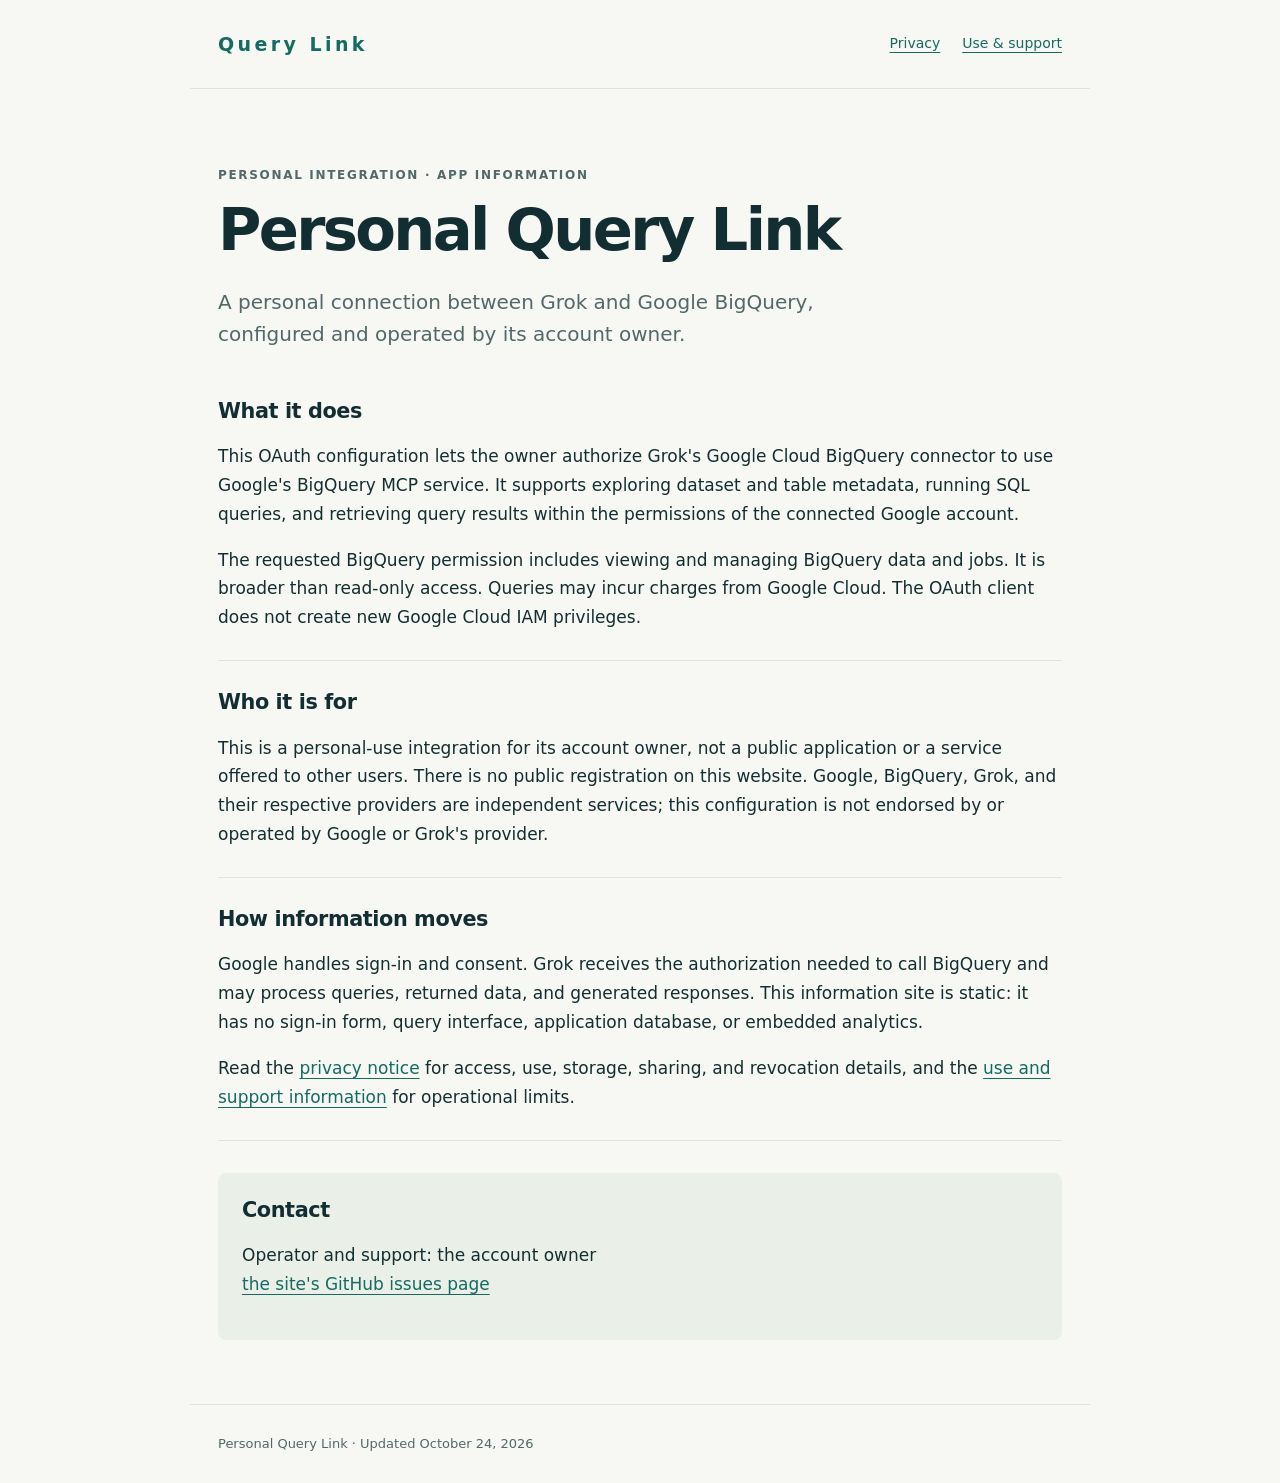
<file: index.html>
<!doctype html>
<html lang="en"><head><meta charset="utf-8"><meta name="google-site-verification" content="AIGytqUsSgkzhCaU9hr1_C96ME3fjzb-Z06iUtrJb94"><meta name="viewport" content="width=device-width,initial-scale=1"><meta name="description" content="Information about a personal Query Link integration with Grok and Google BigQuery."><title>Personal Query Link</title><link rel="stylesheet" href="style.css"></head>
<body><header><a class="brand" href="/">Query Link</a><nav aria-label="Main"><a href="/privacy/">Privacy</a><a href="/terms/">Use &amp; support</a></nav></header><main>
<p class="eyebrow">Personal integration · App information</p><h1>Personal Query Link</h1><p class="lead">A personal connection between Grok and Google BigQuery, configured and operated by its account owner.</p>
<section><h2>What it does</h2><p>This OAuth configuration lets the owner authorize Grok's Google Cloud BigQuery connector to use Google's BigQuery MCP service. It supports exploring dataset and table metadata, running SQL queries, and retrieving query results within the permissions of the connected Google account.</p><p>The requested BigQuery permission includes viewing and managing BigQuery data and jobs. It is broader than read-only access. Queries may incur charges from Google Cloud. The OAuth client does not create new Google Cloud IAM privileges.</p></section>
<section><h2>Who it is for</h2><p>This is a personal-use integration for its account owner, not a public application or a service offered to other users. There is no public registration on this website. Google, BigQuery, Grok, and their respective providers are independent services; this configuration is not endorsed by or operated by Google or Grok's provider.</p></section>
<section><h2>How information moves</h2><p>Google handles sign-in and consent. Grok receives the authorization needed to call BigQuery and may process queries, returned data, and generated responses. This information site is static: it has no sign-in form, query interface, application database, or embedded analytics.</p><p>Read the <a href="/privacy/">privacy notice</a> for access, use, storage, sharing, and revocation details, and the <a href="/terms/">use and support information</a> for operational limits.</p></section>
<aside><h2>Contact</h2><p>Operator and support: the account owner<br><a href="https://github.com/SHADOWPR0/SHADOWPR0.github.io/issues">the site's GitHub issues page</a></p></aside>
</main><footer>Personal Query Link · Updated October 24, 2026</footer></body></html>
</file>
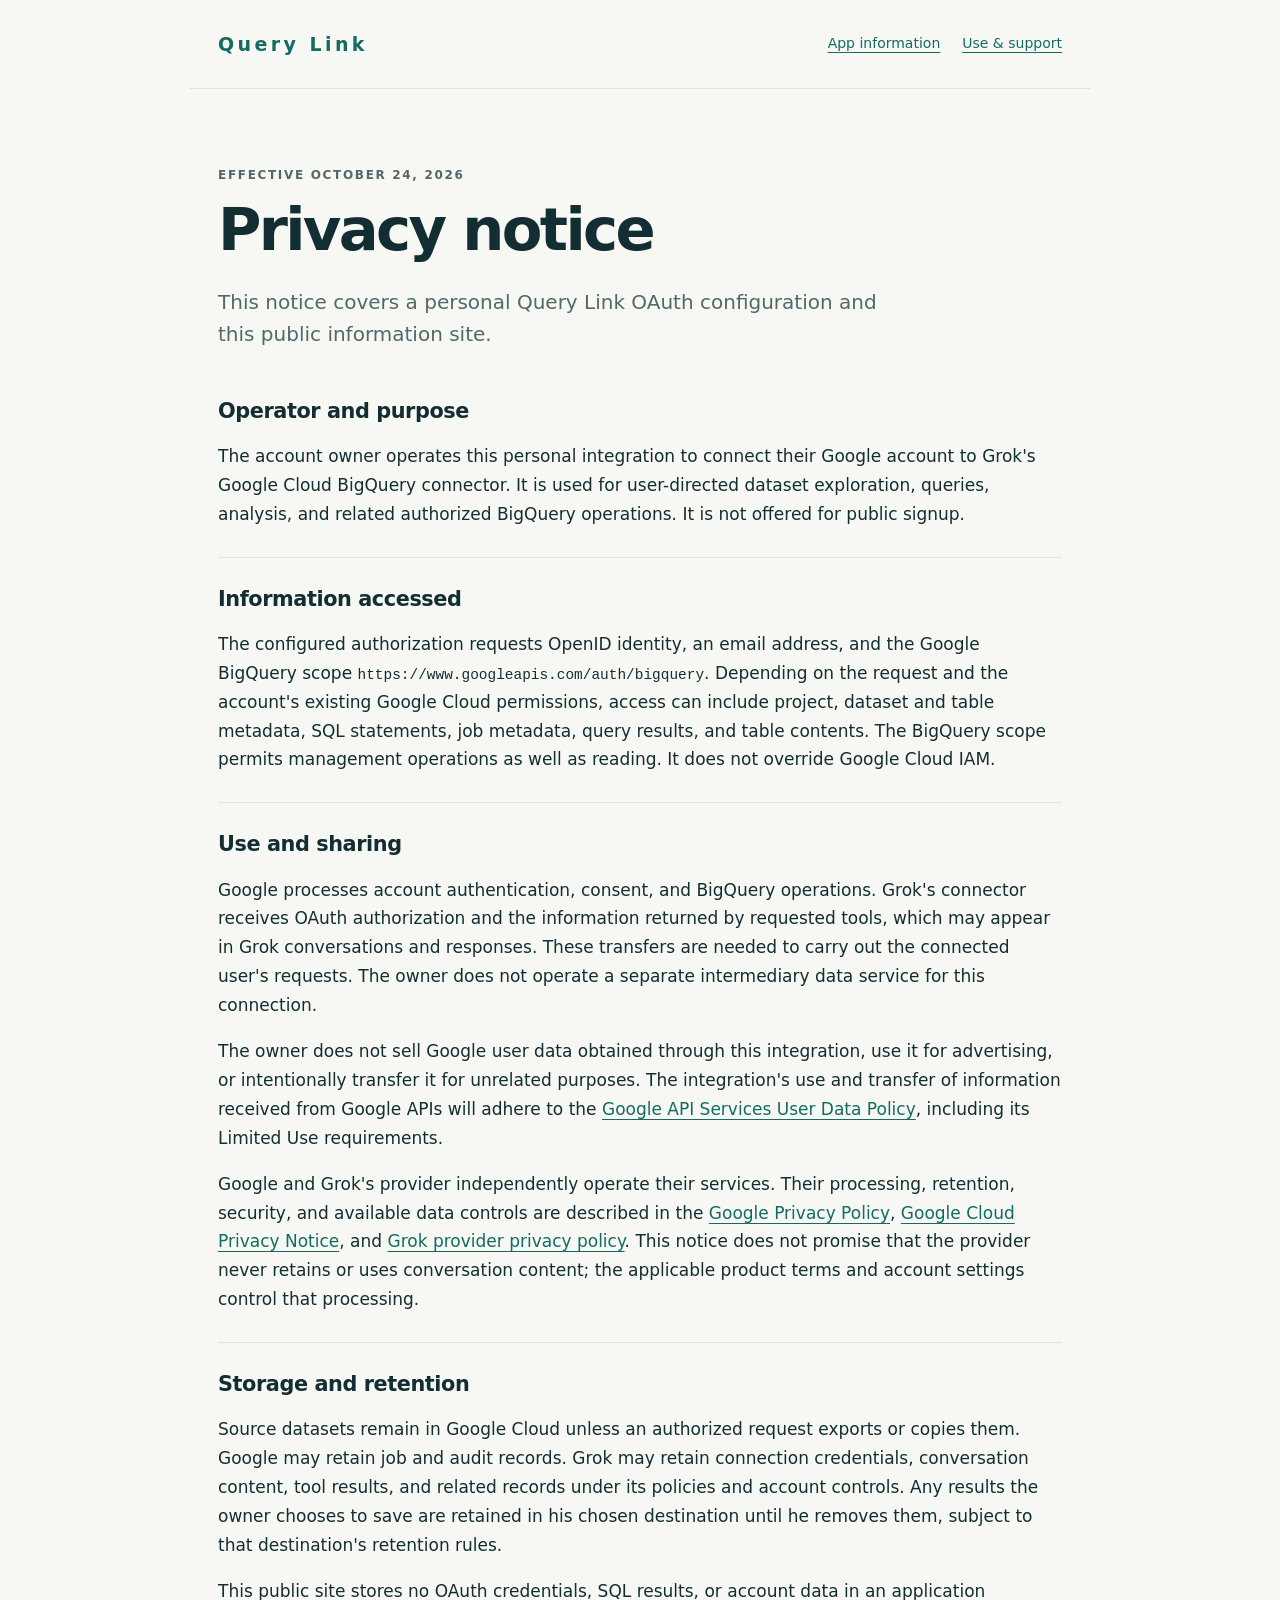
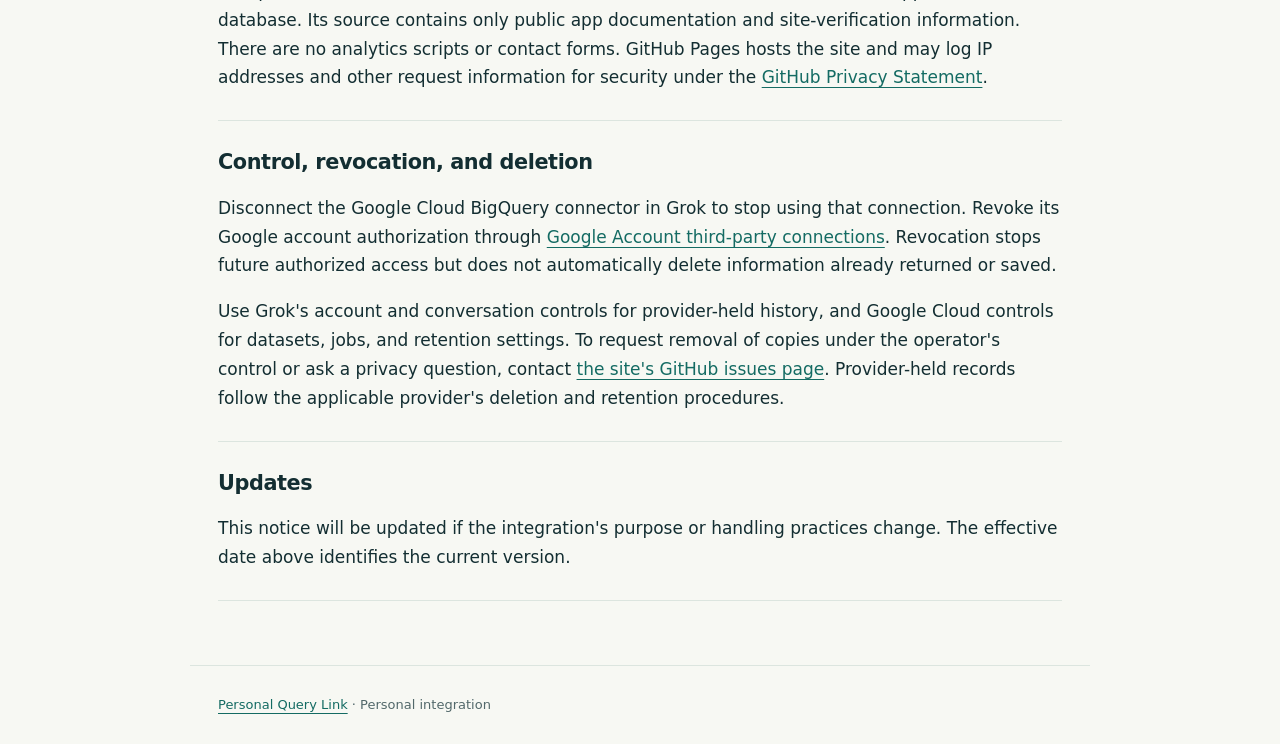
<file: privacy/index.html>
<!doctype html>
<html lang="en"><head><meta charset="utf-8"><meta name="viewport" content="width=device-width,initial-scale=1"><title>Privacy · Personal Query Link</title><link rel="stylesheet" href="/style.css"></head><body><header><a class="brand" href="/">Query Link</a><nav aria-label="Main"><a href="/">App information</a><a href="/terms/">Use &amp; support</a></nav></header><main>
<p class="eyebrow">Effective October 24, 2026</p><h1>Privacy notice</h1><p class="lead">This notice covers a personal Query Link OAuth configuration and this public information site.</p>
<section><h2>Operator and purpose</h2><p>The account owner operates this personal integration to connect their Google account to Grok's Google Cloud BigQuery connector. It is used for user-directed dataset exploration, queries, analysis, and related authorized BigQuery operations. It is not offered for public signup.</p></section>
<section><h2>Information accessed</h2><p>The configured authorization requests OpenID identity, an email address, and the Google BigQuery scope <code>https://www.googleapis.com/auth/bigquery</code>. Depending on the request and the account's existing Google Cloud permissions, access can include project, dataset and table metadata, SQL statements, job metadata, query results, and table contents. The BigQuery scope permits management operations as well as reading. It does not override Google Cloud IAM.</p></section>
<section><h2>Use and sharing</h2><p>Google processes account authentication, consent, and BigQuery operations. Grok's connector receives OAuth authorization and the information returned by requested tools, which may appear in Grok conversations and responses. These transfers are needed to carry out the connected user's requests. The owner does not operate a separate intermediary data service for this connection.</p><p>The owner does not sell Google user data obtained through this integration, use it for advertising, or intentionally transfer it for unrelated purposes. The integration's use and transfer of information received from Google APIs will adhere to the <a href="https://developers.google.com/terms/api-services-user-data-policy">Google API Services User Data Policy</a>, including its Limited Use requirements.</p><p>Google and Grok's provider independently operate their services. Their processing, retention, security, and available data controls are described in the <a href="https://policies.google.com/privacy">Google Privacy Policy</a>, <a href="https://cloud.google.com/terms/cloud-privacy-notice">Google Cloud Privacy Notice</a>, and <a href="https://x.ai/legal/privacy-policy">Grok provider privacy policy</a>. This notice does not promise that the provider never retains or uses conversation content; the applicable product terms and account settings control that processing.</p></section>
<section><h2>Storage and retention</h2><p>Source datasets remain in Google Cloud unless an authorized request exports or copies them. Google may retain job and audit records. Grok may retain connection credentials, conversation content, tool results, and related records under its policies and account controls. Any results the owner chooses to save are retained in his chosen destination until he removes them, subject to that destination's retention rules.</p><p>This public site stores no OAuth credentials, SQL results, or account data in an application database. Its source contains only public app documentation and site-verification information. There are no analytics scripts or contact forms. GitHub Pages hosts the site and may log IP addresses and other request information for security under the <a href="https://docs.github.com/en/site-policy/privacy-policies/github-general-privacy-statement">GitHub Privacy Statement</a>.</p></section>
<section><h2>Control, revocation, and deletion</h2><p>Disconnect the Google Cloud BigQuery connector in Grok to stop using that connection. Revoke its Google account authorization through <a href="https://myaccount.google.com/connections">Google Account third-party connections</a>. Revocation stops future authorized access but does not automatically delete information already returned or saved.</p><p>Use Grok's account and conversation controls for provider-held history, and Google Cloud controls for datasets, jobs, and retention settings. To request removal of copies under the operator's control or ask a privacy question, contact <a href="https://github.com/SHADOWPR0/SHADOWPR0.github.io/issues">the site's GitHub issues page</a>. Provider-held records follow the applicable provider's deletion and retention procedures.</p></section>
<section><h2>Updates</h2><p>This notice will be updated if the integration's purpose or handling practices change. The effective date above identifies the current version.</p></section>
</main><footer><a href="/">Personal Query Link</a> · Personal integration</footer></body></html>
</file>
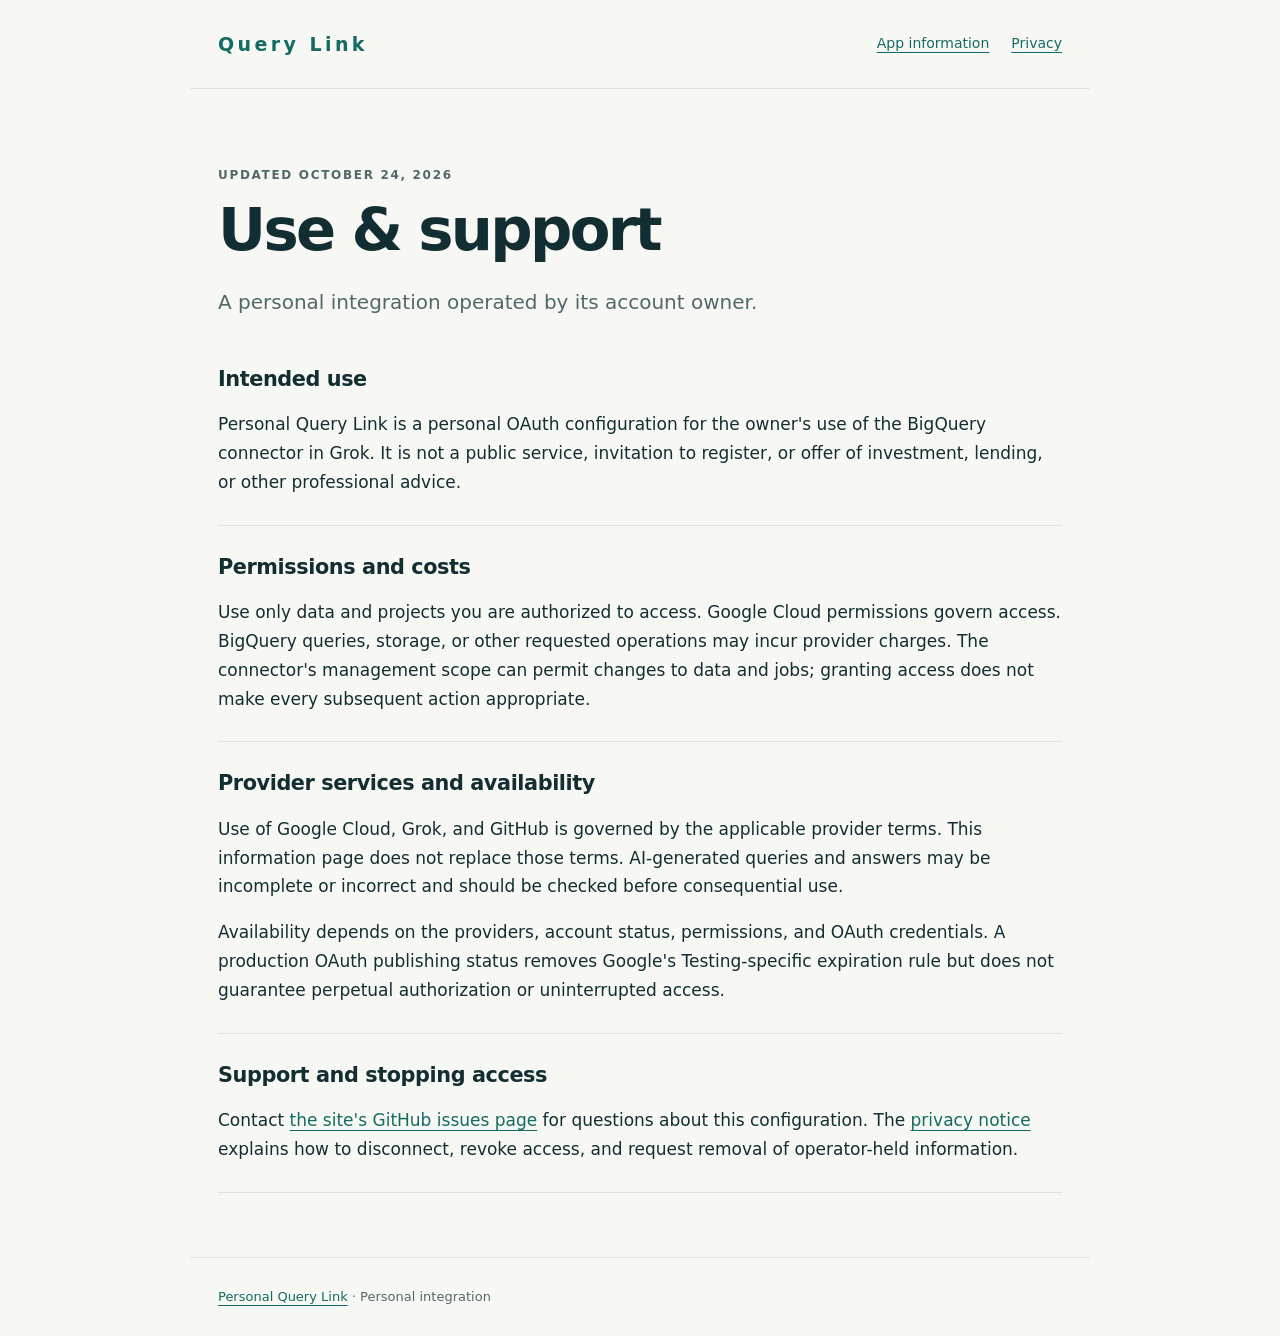
<file: terms/index.html>
<!doctype html>
<html lang="en"><head><meta charset="utf-8"><meta name="viewport" content="width=device-width,initial-scale=1"><title>Use &amp; support · Personal Query Link</title><link rel="stylesheet" href="/style.css"></head><body><header><a class="brand" href="/">Query Link</a><nav aria-label="Main"><a href="/">App information</a><a href="/privacy/">Privacy</a></nav></header><main>
<p class="eyebrow">Updated October 24, 2026</p><h1>Use &amp; support</h1><p class="lead">A personal integration operated by its account owner.</p>
<section><h2>Intended use</h2><p>Personal Query Link is a personal OAuth configuration for the owner's use of the BigQuery connector in Grok. It is not a public service, invitation to register, or offer of investment, lending, or other professional advice.</p></section>
<section><h2>Permissions and costs</h2><p>Use only data and projects you are authorized to access. Google Cloud permissions govern access. BigQuery queries, storage, or other requested operations may incur provider charges. The connector's management scope can permit changes to data and jobs; granting access does not make every subsequent action appropriate.</p></section>
<section><h2>Provider services and availability</h2><p>Use of Google Cloud, Grok, and GitHub is governed by the applicable provider terms. This information page does not replace those terms. AI-generated queries and answers may be incomplete or incorrect and should be checked before consequential use.</p><p>Availability depends on the providers, account status, permissions, and OAuth credentials. A production OAuth publishing status removes Google's Testing-specific expiration rule but does not guarantee perpetual authorization or uninterrupted access.</p></section>
<section><h2>Support and stopping access</h2><p>Contact <a href="https://github.com/SHADOWPR0/SHADOWPR0.github.io/issues">the site's GitHub issues page</a> for questions about this configuration. The <a href="/privacy/">privacy notice</a> explains how to disconnect, revoke access, and request removal of operator-held information.</p></section>
</main><footer><a href="/">Personal Query Link</a> · Personal integration</footer></body></html>
</file>
<file: style.css>
:root{color-scheme:light;--ink:#132e32;--muted:#52686a;--accent:#146b63;--line:#dce5df;--paper:#f7f8f3}*{box-sizing:border-box}body{margin:0;background:var(--paper);color:var(--ink);font:17px/1.7 system-ui,-apple-system,BlinkMacSystemFont,"Segoe UI",sans-serif}header,main,footer{max-width:900px;margin:auto;padding:28px}header{display:flex;align-items:center;justify-content:space-between;border-bottom:1px solid var(--line);gap:20px}.brand{font-size:19px;letter-spacing:.18em;font-weight:750;text-decoration:none}nav{display:flex;gap:22px;flex-wrap:wrap;font-size:14px}a{color:var(--accent);text-underline-offset:4px}main{padding-top:64px;padding-bottom:64px}h1{font-size:clamp(2.3rem,6vw,3.7rem);letter-spacing:-.045em;line-height:1.08;font-weight:650;margin:10px 0 24px}h2{font-size:1.3rem;letter-spacing:-.02em;line-height:1.3;margin-top:0}.eyebrow{font-size:12px;text-transform:uppercase;letter-spacing:.14em;color:var(--muted);font-weight:650}.lead{font-size:1.25rem;line-height:1.6;color:var(--muted);max-width:700px}section{padding:28px 0;border-bottom:1px solid var(--line)}section p:last-child{margin-bottom:0}aside{margin-top:32px;padding:24px;background:#eaf0e8;border-radius:8px}footer{font-size:13px;color:var(--muted);border-top:1px solid var(--line)}code{font-size:.85em;overflow-wrap:anywhere}a:focus-visible{outline:3px solid #d4a843;outline-offset:4px}@media(max-width:580px){header{align-items:flex-start;flex-direction:column}header,main,footer{padding-left:22px;padding-right:22px}main{padding-top:36px}nav{gap:18px}.lead{font-size:1.1rem}}
</file>
